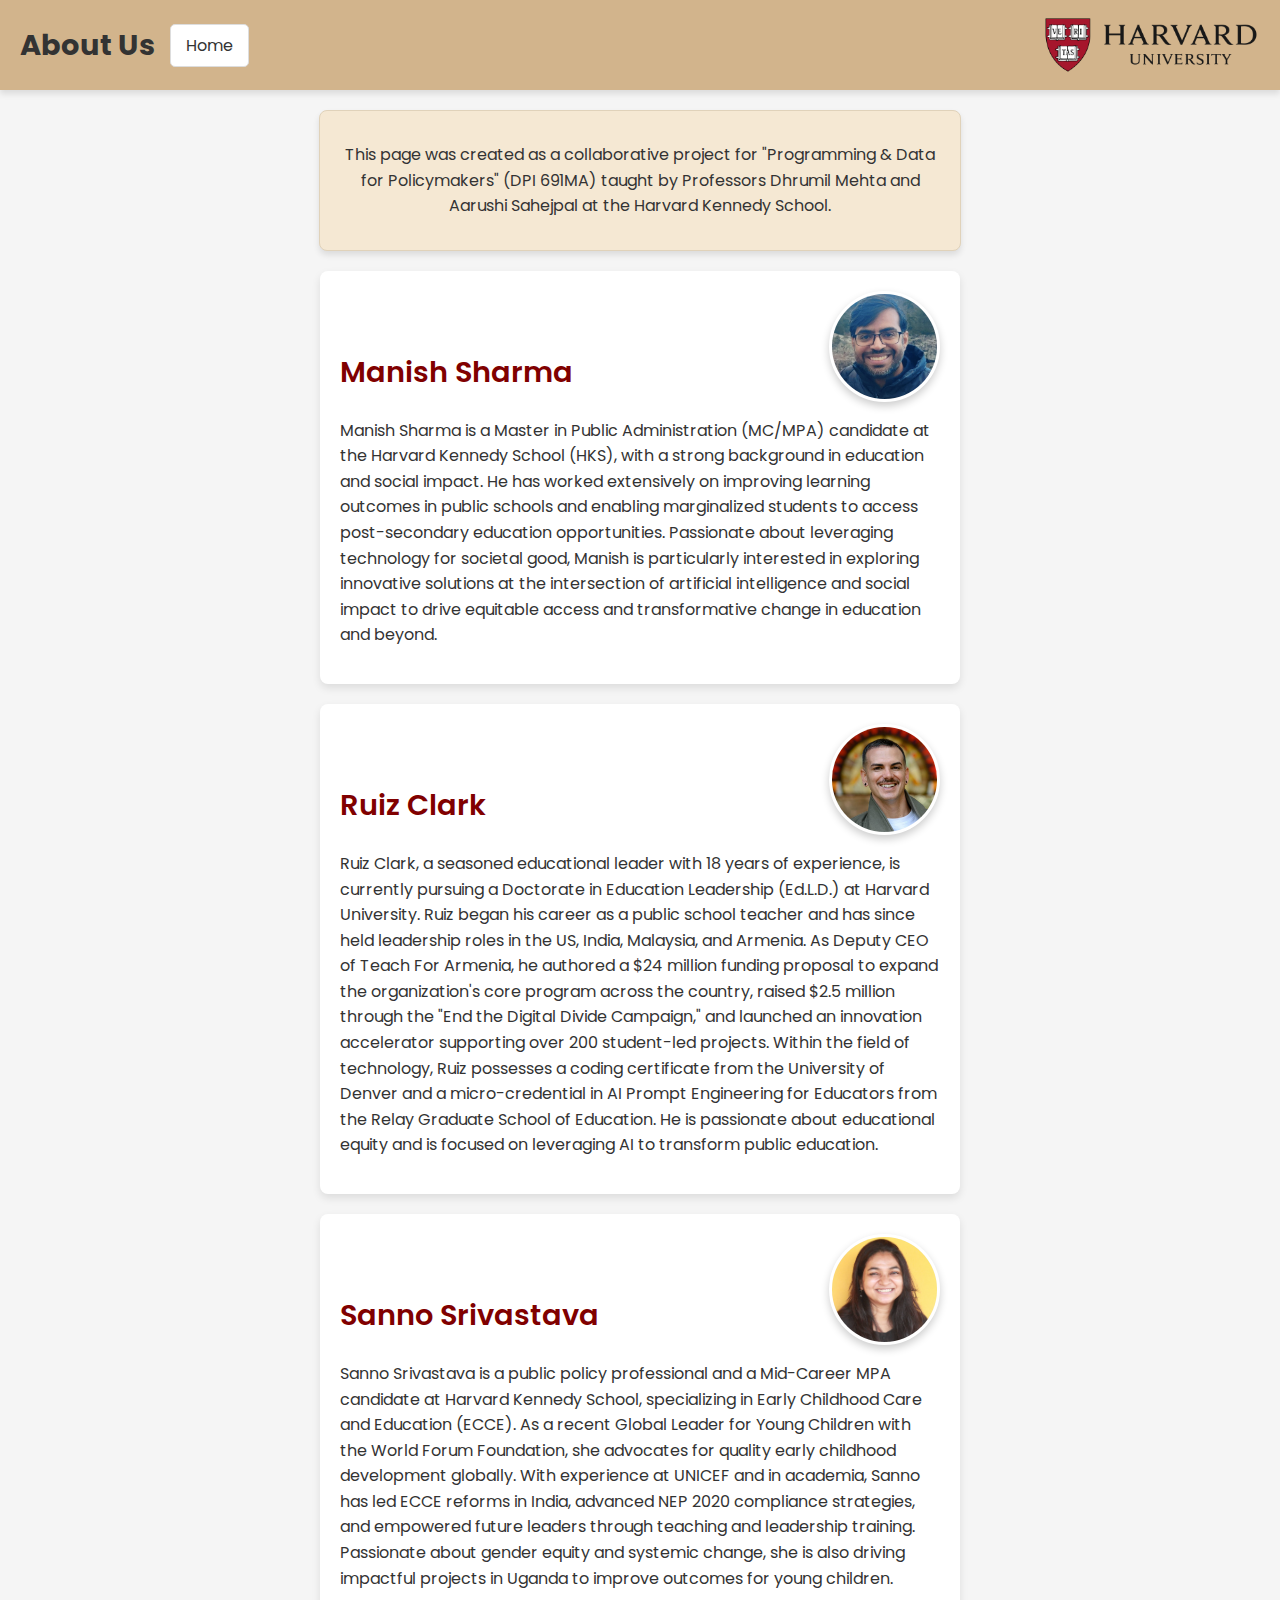
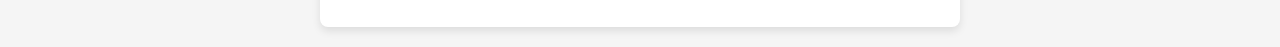
<file: our-team/index.html>
<!DOCTYPE html>
<html>
    <head>
        <title>About Us - Demo Website</title>
        <link rel="stylesheet" href="styles/about-us-style.css">
        <meta charset="UTF-8">
        <link href="https://fonts.googleapis.com/css2?family=Poppins:wght@400;600&display=swap" rel="stylesheet">
    </head>
    <body>

    <div class="banner">
        <div class="banner-content">
            <div class="banner-text">
                <h1>About Us</h1>
            <a href="../index.html" class="home-button">Home</a>
            </div>
            <img src="images/harvard-logo.png" alt="Harvard Logo" class="banner-logo">
        </div>
    </div>

    <div class="intro-box">
        <p>
            This page was created as a collaborative project for "Programming & Data for Policymakers" (DPI 691MA) taught by Professors 
            Dhrumil Mehta and Aarushi Sahejpal at the Harvard Kennedy School.
        </p>
    </div>

    <div class="member">     
        <img src="images/manish.png" alt="Manish Sharma" class="member-photo">
        <h2>Manish Sharma</h2>
        <p>Manish Sharma is a Master in Public Administration (MC/MPA) candidate at the Harvard Kennedy School (HKS), with a strong background in education and social impact. He has worked extensively on improving learning outcomes in public schools and enabling marginalized students to access post-secondary education opportunities. Passionate about leveraging technology for societal good, Manish is particularly interested in exploring innovative solutions at the intersection of artificial intelligence and social impact to drive equitable access and transformative change in education and beyond.
        </p>
    </div>
    
    <div class="member">
        <img src="images/ruiz.png" alt="Ruiz Clark" class="member-photo">
        <h2>Ruiz Clark</h2>
        <p>Ruiz Clark, a seasoned educational leader with 18 years of experience, is currently pursuing a Doctorate in Education Leadership (Ed.L.D.) at Harvard University. Ruiz began his career as a public school teacher and has since held leadership roles in the US, India, Malaysia, and Armenia. As Deputy CEO of Teach For Armenia, he authored a $24 million funding proposal to expand the organization's core program across the country, raised $2.5 million through the "End the Digital Divide Campaign," and launched an innovation accelerator supporting over 200 student-led projects. Within the field of technology, Ruiz possesses a coding certificate from the University of Denver and a micro-credential in AI Prompt Engineering for Educators from the Relay Graduate School of Education. He is passionate about educational equity and is focused on leveraging AI to transform public education.</p>
    </div>
  
    <div class="member">
        <img src="images/sanno.png" alt="Sanno Srivastava" class="member-photo">
        <h2>Sanno Srivastava</h2>
        <p>Sanno Srivastava is a public policy professional and a Mid-Career MPA candidate at Harvard Kennedy School, specializing in Early Childhood Care and Education (ECCE). As a recent Global Leader for Young Children with the World Forum Foundation, she advocates for quality early childhood development globally. With experience at UNICEF and in academia, Sanno has led ECCE reforms in India, advanced NEP 2020 compliance strategies, and empowered future leaders through teaching and leadership training. Passionate about gender equity and systemic change, she is also driving impactful projects in Uganda to improve outcomes for young children.</p>
    </div>  

    </body>
</html>
</file>
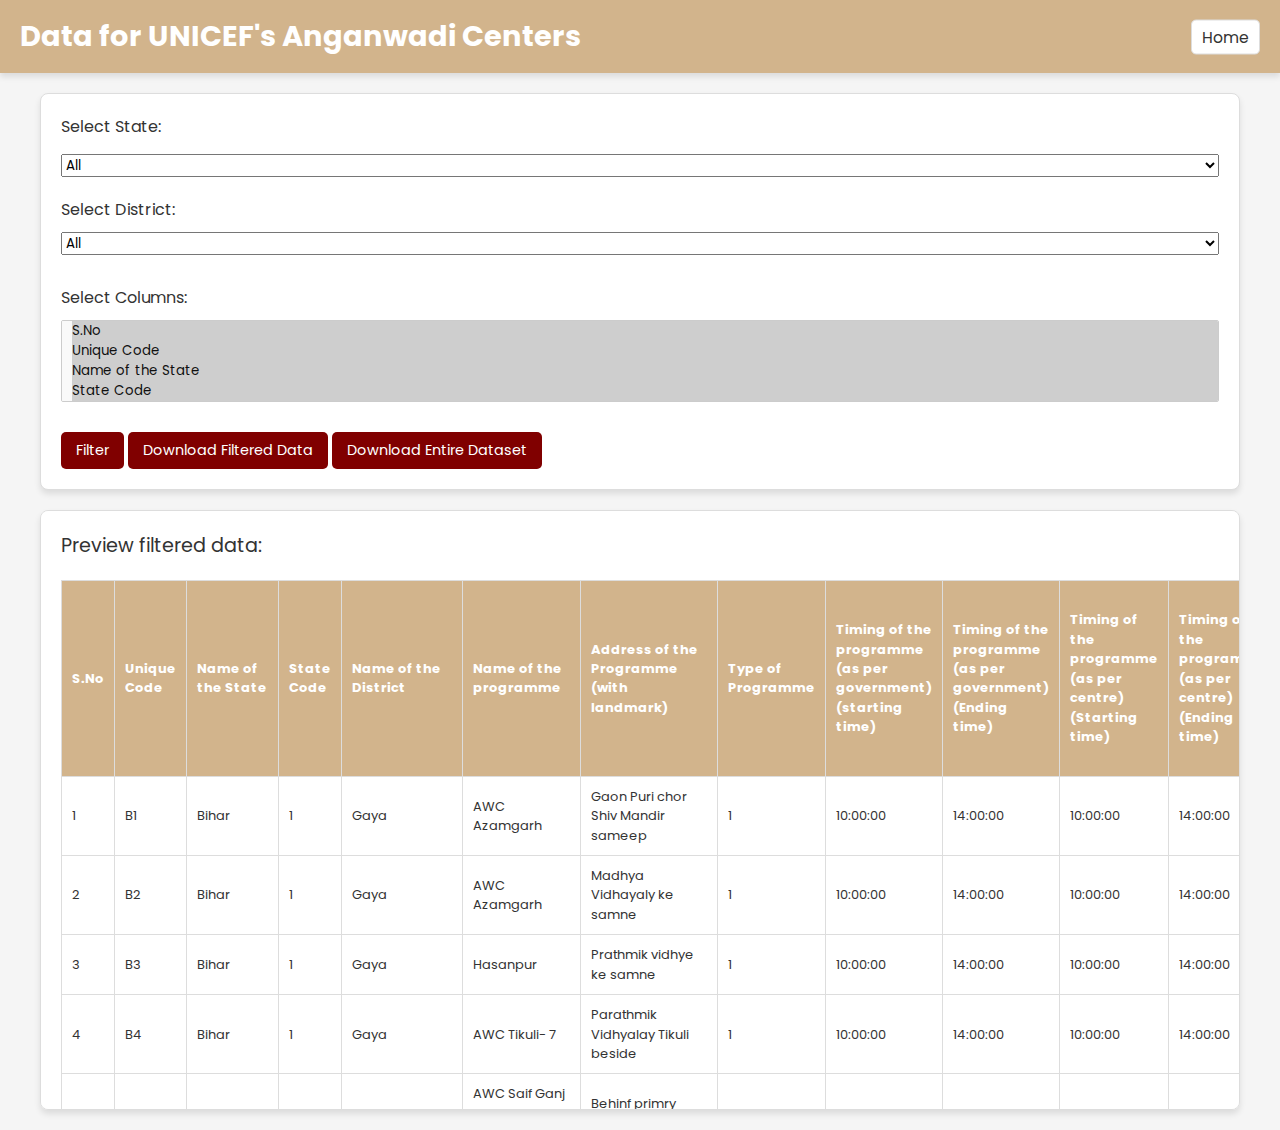
<file: researcher/index.html>
<!DOCTYPE html>
<html lang="en">
<head>
    <meta charset="UTF-8">
    <meta name="viewport" content="width=device-width, initial-scale=1.0">
    <title>Researcher Download Dashboard</title>
    <!-- Google Fonts Link for Poppins -->
    <link href="https://fonts.googleapis.com/css2?family=Poppins:wght@400;600&display=swap" rel="stylesheet">
    <!-- Link to Your CSS -->
    <link rel="stylesheet" href="styles/styles.css">
</head>

<body>

<header>
    <h1>Data for UNICEF's Anganwadi Centers</h1>
        <button class="return-button" onclick="location.href='../index.html'">Home</button>
</header>

<!-- Combined Box for Filter, Column Selection, and Download -->
<div class="control-panel">
    <!-- Filter Section -->
    <div class="filter-section">
        <label for="state-filter">Select State:</label>
        <select id="state-filter">
            <option value="All">All</option>
        </select>
        <label for="district-filter">Select District:</label>
        <select id="district-filter">
            <option value="All">All</option>
        </select>
    </div>

    <!-- Column Selection Section -->
    <div class="column-section">
        <label for="column-filter">Select Columns:</label>
        <select id="column-filter" multiple>
        </select>
    </div>
    <button onclick="filterData()">Filter</button>
    <button onclick="downloadData('filtered')">Download Filtered Data</button>
    <button onclick="downloadData('all')">Download Entire Dataset</button>
</div>

<!-- Data Display Section -->
<div class="container">
    <h2>Preview filtered data:</h2>
    <div class="data-section" id="data-display">
        <!-- Spreadsheet data will dynamically load here -->
    </div>
</div>

<script src="scripts/script.js"></script>
</body>
</html>
</file>
<file: our-team/styles/about-us-style.css>
/* General Styles */
body {
    font-family: 'Poppins', Arial, sans-serif; /* Use Poppins, fallback to Arial or sans-serif */
    margin: 0;
    padding: 0;
    background-color: #f5f5f5; /* Light grey background */
    color: #333;
}

h1, h2 {
    font-family: 'Poppins', Arial, sans-serif; /* Apply Poppins to headers */
    font-weight: 600; /* Use a bold weight for headings */
}

/* Banner Styling */
.banner {
    background-color: #D2B48C; /* Professional tan color */
    color: #333; /* Dark text for contrast */
    padding: 15px 20px;
    display: flex;
    align-items: center; /* Vertically center content */
    justify-content: space-between; /* Spread items across the banner */
    width: 100%; /* Ensure the banner stretches across the page */
    height: auto; /* Let the height adjust based on content */
    box-shadow: 0 4px 6px rgba(0, 0, 0, 0.1); /* Add slight shadow for depth */
    margin: 0; /* Remove extra space around the banner */
    box-sizing: border-box; /* Include padding/border in width calculations */
}

/* Banner Content */
.banner-content {
    display: flex;
    align-items: center; /* Vertically center the content */
    justify-content: space-between; /* Separate text group and logo */
    width: 100%; /* Ensure content spans the full width */
}

/* Text Content */
.banner-text {
    display: flex; /* Group the "About Us" text and Home button */
    align-items: center; /* Vertically align the text and button */
    gap: 15px; /* Add spacing between the text and the button */
}

.banner-text h1 {
    margin: 0;
    font-size: 1.8em;
    font-weight: bold;
}

.banner-text p {
    margin: 5px 0 0 0;
    font-size: 1em;
}

/* Logo */
.banner-logo {
    height: 60px; /* Adjust size of the logo */
    object-fit: contain; /* Ensure proper scaling */
}

/* Home Button Styling */
.home-button {
    background-color: #fff; /* White background */
    color: #333; /* Dark text for contrast */
    padding: 8px 15px; /* Add padding for a button-like appearance */
    border: 1px solid #ddd; /* Subtle border for definition */
    border-radius: 5px; /* Rounded corners */
    font-size: 1em; /* Standard font size */
    font-family: 'Poppins', Arial, sans-serif; /* Match banner font */
    text-decoration: none; /* Remove underline from the link */
    cursor: pointer; /* Change cursor to pointer on hover */
    transition: background-color 0.3s ease, color 0.3s ease; /* Smooth hover effect */
}

/* Hover Effect */
.home-button:hover {
    background-color: #D2B48C; /* Light tan background on hover */
    color: #fff; /* White text on hover */
}

/* Member Section Styling */
.member {
    background: #fff; /* White background for each member */
    border-radius: 8px;
    box-shadow: 0 4px 8px rgba(0, 0, 0, 0.1); /* Subtle shadow */
    margin: 20px auto;
    padding: 20px;
    padding-top: 80px; /* Add extra padding to accommodate the profile photo */
    max-width: 600px; /* Center and limit width */
    text-align: left; /* Align the text content to the left */
    position: relative; /* Ensure child elements like photos are positioned relative to this container */
}

.member h2 {
    margin-top: 0; /* Remove unnecessary top margin */
    font-size: 1.8em; /* Adjust font size for emphasis */
    color: #800000; /* Harvard maroon */
}

.member p {
    margin-top: 10px; /* Add spacing between the header and paragraph */
    line-height: 1.6; /* Improve readability */
    font-size: 1em; /* Standard font size */
}

/* Member Photo */
.member-photo {
    width: 105px; /* Set the width of the photo */
    height: 105px; /* Set the height of the photo */
    border-radius: 50%; /* Make the photo circular */
    box-shadow: 0 4px 8px rgba(0, 0, 0, 0.2); /* Add a subtle shadow */
    position: absolute; /* Position the photo relative to the .member container */
    top: 20px; /* Place it at the top of the box */
    right: 20px; /* Align the photo to the top-right corner */
    object-fit: cover; /* Ensure the image fills the circular shape without distortion */
    border: 3px solid #fff; /* Add a white border for separation */
    background-color: #f5f5f5; /* Match the page background for consistency */
}

/* Intro Box Styling */
.intro-box {
    margin: 20px auto; /* Add space and center the box */
    width: 90%; /* Allow it to adjust based on screen size */
    max-width: 610px; /* Limit maximum width for readability */
    background-color: #F5E8D3; /* Light tan background */
    border: 1px solid #E0D2BA; /* Subtle border in a slightly darker tan */
    box-shadow: 0 4px 6px rgba(0, 0, 0, 0.1); /* Add slight shadow for depth */
    padding: 15px; /* Add padding inside the box */
    border-radius: 8px; /* Rounded corners */
    font-size: 1em; /* Default font size */
    color: #333; /* Dark text for contrast */
    line-height: 1.6; /* Improve readability */
    text-align: center; /* Center-align the text */
}

/* Utility Classes */
.container {
    max-width: 1200px;
    margin: 0 auto;
    padding: 20px;
}
</file>
<file: researcher/styles/styles.css>
/* General Styles */
body {
    font-family: 'Poppins', Arial, sans-serif;
    margin: 0;
    padding: 0;
    background-color: #f5f5f5;
    color: #333;
}

/* Global Font Styling */
* {
    font-family: 'Poppins', Arial, sans-serif; /* Use Poppins globally with fallback fonts */
    margin: 0;
    padding: 0;
    box-sizing: border-box; /* Include padding and border in element dimensions */
}

/* Header Styling */
header {
    position: relative; /* Enable positioning for child elements */
    background-color: #D2B48C; /* Tan */
    color: #fff;
    padding: 15px 20px;
    text-align: left; /* Align header content to the left */
    font-size: 1.5em; /* Smaller font size for the header */
    font-weight: 600; /* Slightly lighter font weight */
    box-shadow: 0 4px 6px rgba(0, 0, 0, 0.1);
}

header h1 {
    margin: 0; /* Remove extra margin around the title */
    font-size: 1.2em; /* Further reduce font size for the title */
}

.return-button {
    background-color: #fff; /* White background */
    color: #333; /* Dark text for contrast */
    padding: 5px 10px; /* Reduced padding for proportional button size */
    border: 1px solid #ddd; /* Subtle border */
    border-radius: 5px; /* Rounded corners */
    font-size: 0.65em; /* Smaller font size */
    text-decoration: none; /* Remove underline */
    cursor: pointer; /* Pointer cursor */
    font-family: 'Poppins', Arial, sans-serif; /* Use Poppins font */
    transition: background-color 0.3s ease, color 0.3s ease; /* Smooth hover effect */
    position: absolute; /* Keep it positioned within the header */
    top: 50%; /* Center vertically */
    right: 20px; /* Position it to the right */
    transform: translateY(-50%); /* Adjust for proper centering */
}

.return-button:hover {
    background-color: #D2B48C; /* Tan background on hover */
    color: #fff; /* White text on hover */
}

/* Control Panel Styling */
.control-panel {
    background-color: #fff; /* White background for the box */
    border: 1px solid #ddd; /* Subtle border */
    border-radius: 8px; /* Rounded corners */
    padding: 20px; /* Spacing inside the box */
    box-shadow: 0 4px 6px rgba(0, 0, 0, 0.1); /* Subtle shadow for depth */
    max-width: 1200px; /* Match the max-width of the container */
    width: 100%; /* Ensure it stretches to full width within its container */
    margin: 20px auto; /* Center the box with spacing above and below */
}

/* Section Spacing Inside Control Panel */
.control-panel > div {
    margin-bottom: 20px; /* Add spacing between sections */
}

/* Remove Extra Spacing for the Last Section */
.control-panel > div:last-child {
    margin-bottom: 0;
}

/* Filter Section Styling */
.filter-section {
    display: flex;
    flex-direction: column; /* Stack elements vertically */
    align-items: flex-start; /* Align items to the left */
    gap: 10px; /* Add space between elements */
    background-color: transparent; /* Remove background */
    border: none; /* Remove borders */
    padding: 0; /* Remove additional padding */
}

label[for="state-filter"] {
    margin-bottom: 5px; /* Space below label */
}

#state-filter,
#district-filter {
    margin-bottom: 10px; /* Add spacing between dropdowns */
    width: 100%; /* Ensure dropdown stretches to full width */
}

/* Column Selection Styling */
.column-section {
    display: flex;
    flex-direction: column; /* Stack column selection vertically */
    align-items: flex-start; /* Align items to the left */
    gap: 10px; /* Add space between elements */
}

/* Add Consistent Spacing Between Buttons */
.control-panel button {
    margin-top: 10px; /* Add spacing between buttons when stacked */
}

/* Container for Data Section */
.container {
    max-width: 1200px;
    margin: 20px auto;
    padding: 20px;
    background-color: #fff;
    border: 1px solid #ddd;
    border-radius: 8px;
    box-shadow: 0 4px 6px rgba(0, 0, 0, 0.1);
    overflow: auto;
    max-height: 600px; /* Limit container height for scrolling */
}

/* Data Section */
.data-section {
    font-size: 0.9em;
    font-family: 'Poppins', Arial, sans-serif;
    line-height: 1.5;
    color: #333;
}

/* Buttons */
button {
    background-color: #800000; /* Maroon */
    color: #fff; /* White text */
    border: none;
    padding: 8px 15px; /* Reduced padding for narrower buttons */
    font-size: 0.9em; /* Slightly smaller font size */
    border-radius: 5px; /* Rounded corners */
    cursor: pointer;
    font-family: 'Poppins', Arial, sans-serif;
    transition: background-color 0.3s ease;
}

button:hover {
    background-color: #660000; /* Darker Maroon */
}

/* Style for dynamically generated table */
#data-display table {
    font-family: 'Poppins', Arial, sans-serif; /* Ensure Poppins for the table */
    font-size: 0.9em; /* Adjust font size if needed */
    width: 100%; /* Ensure the table takes full width of the container */
    border-collapse: collapse; /* Remove spacing between table cells */
    color: #333; /* Dark text for readability */
}

/* Style for table headers */
#data-display th {
    font-family: 'Poppins', Arial, sans-serif; /* Ensure Poppins for headers */
    font-weight: bold; /* Bold headers */
    background-color: #D2B48C; /* Tan background for headers */
    color: #fff; /* White text */
    padding: 10px; /* Padding inside header cells */
    text-align: left; /* Left align text */
    border: 1px solid #ddd; /* Subtle border */
}

/* Style for table data cells */
#data-display td {
    font-family: 'Poppins', Arial, sans-serif; /* Ensure Poppins for cells */
    padding: 10px; /* Padding inside cells */
    text-align: left; /* Left align text */
    border: 1px solid #ddd; /* Subtle border for separation */
}

/* Styling for Data Display Section Headline */
.container h2 {
    font-size: 1.2em; /* Smaller font size for the headline */
    font-weight: normal; /* Remove bold styling */
    color: #333; /* Dark grey text for readability */
    margin-bottom: 20px; /* Add spacing below the headline */
    text-align: left; /* Align the headline to the left */
    font-family: 'Poppins', Arial, sans-serif; /* Use Poppins for consistency */
}

#column-filter {
    width: 100%; /* Make the dropdown take the full width of its container */
    max-width: 100%; /* Ensure it doesn't exceed the container's width */
    padding-left: 10px; /* Add space to the left of the text */
    background-color: #f9f9f9; /* Light grey background */
    border: 1px solid #ccc; /* Subtle border */
    box-sizing: border-box; /* Include padding in width calculation */
    appearance: none; /* Remove default dropdown styling */
    background-clip: padding-box; /* Ensure the background color applies correctly */
}
</file>
